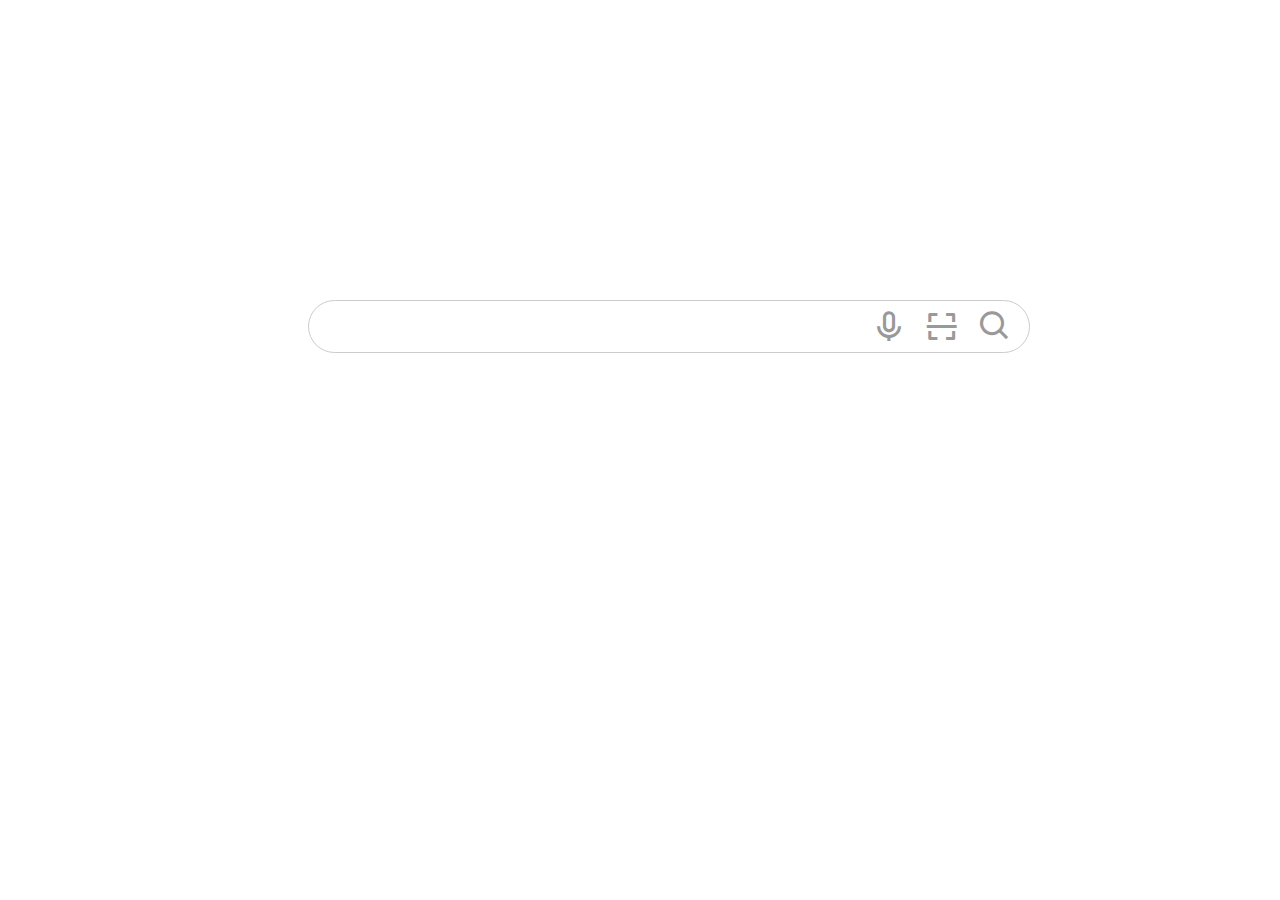
<file: barra de busqueda/index.html>
<!DOCTYPE html>
<html lang="en">

<head>
 <meta charset="UTF-8">
 <meta http-equiv="X-UA-Compatible" content="IE=edge">
 <meta name="viewport" content="width=device-width, initial-scale=1.0">
 <link href='https://unpkg.com/boxicons@2.1.2/css/boxicons.min.css' rel='stylesheet'>
 <link rel="stylesheet" href="index.css">
 <title>barra de busqueda</title>
</head>

<body>
 <div class="search-bar">
  <input type="text" />
  <div class="actions">
   <button>
    <span class='bx bx-microphone bx-md'></span>
   </button>
   <button>
    <span class='bx bx-scan bx-md'></span>
   </button>
   <button>
    <span class='bx bx-search bx-md'></span>
   </button>
  </div>
 </div>
</body>

</html>
</file>
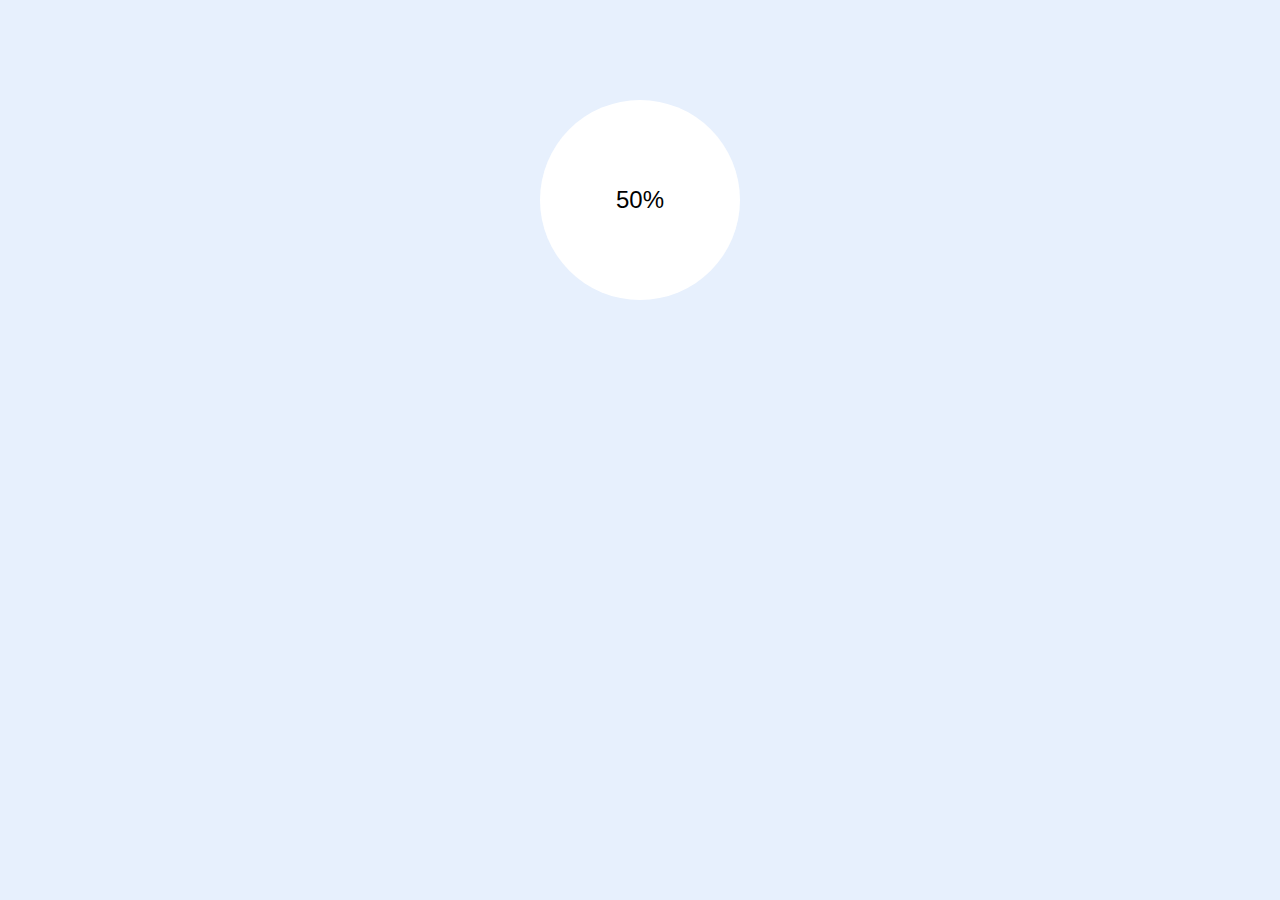
<file: barra de progreso/index.html>
<!DOCTYPE html>
<html lang="en">

<head>
 <meta charset="UTF-8">
 <meta http-equiv="X-UA-Compatible" content="IE=edge">
 <meta name="viewport" content="width=device-width, initial-scale=1.0">
 <title>barra de progreso </title>
 <link rel="stylesheet" href="index.css">
</head>

<body>
 <div class="container-progressbar">
  <div class="caja-exterior">
   <div class="inner-box"> 50%</div>
   <svg xmlns="http://www.w3.org/2000/svg" version="1.1" width="200" height="200">
    <defs>
     <linearGradient id="gradientColor">
      <stop offset="0%" stop-color="#e91e63" />
      <stop offset="100%" stop-color="#673ab7" />

     </linearGradient>
    </defs>
    <circle cx="100" cy="100" r="80" stroke-linecap="round" />
   </svg>
  </div>
 </div>
</body>

</html>
</file>
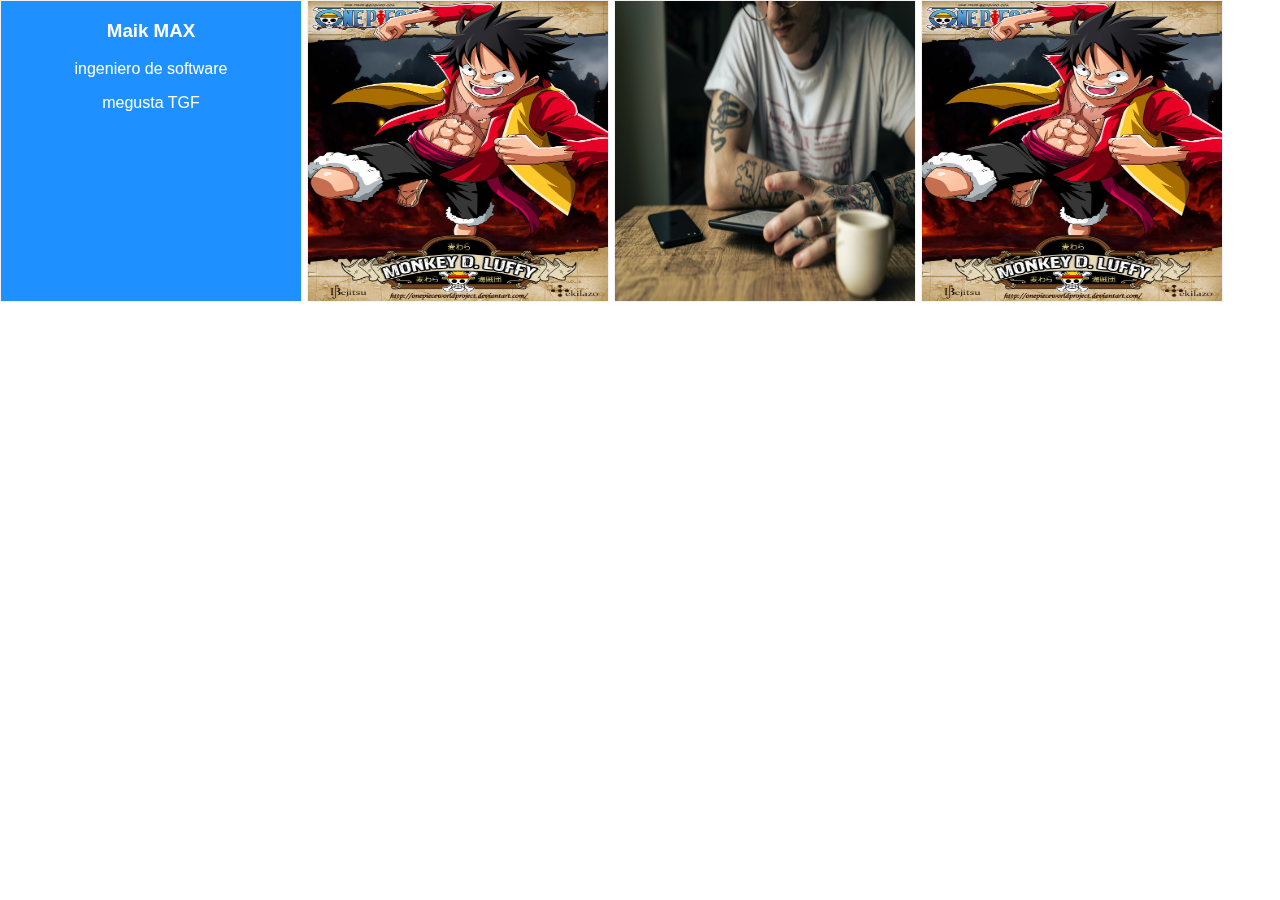
<file: carta rotatoria/index.html>
<!DOCTYPE html>
<html lang="en">

<head>
 <meta charset="UTF-8">
 <meta http-equiv="X-UA-Compatible" content="IE=edge">
 <meta name="viewport" content="width=device-width, initial-scale=1.0">
 <title>Flip Card</title>
 <link rel="stylesheet" href="index.css">
</head>

<body>
 <div class="cards">
  <div class="flip-card">
   <div class="flip-card-inner">
    <div class="flip-card-front">
     <img src="felipepelaquim-20YOn4Gls3g-unsplash.jpg" alt="">
    </div>
    <div class="flip-card-back">
     <h3> Maik MAX</h3>
     <p>ingeniero de software</p>
     <p>megusta TGF</p>
    </div>
   </div>
  </div>
  <!---->
  <div class="flip-card">
   <div class="flip-card-inner">
    <div class="flip-card-front">
     <img src="a.jpg" alt="">
    </div>
    <div class="flip-card-back">
     <h3> Maik MAX</h3>
     <p>ingeniero de software</p>
     <p>megusta TGF</p>
    </div>
   </div>
  </div>
  <!---->
  <div class="flip-card">
   <div class="flip-card-inner">
    <div class="flip-card-front">
     <img src="felipepelaquim-20YOn4Gls3g-unsplash.jpg" alt="">
    </div>
    <div class="flip-card-back">
     <h3> Maik MAX</h3>
     <p>ingeniero de software</p>
     <p>megusta TGF</p>
    </div>
   </div>
  </div>
  <!---->
  <div class="flip-card">
   <div class="flip-card-inner">
    <div class="flip-card-front">
     <img src="a.jpg" alt="">
    </div>
    <div class="flip-card-back">
     <h3> Maik MAX</h3>
     <p>ingeniero de software</p>
     <p>megusta css</p>
    </div>
   </div>
  </div>
 </div>
</body>

</html>
</file>
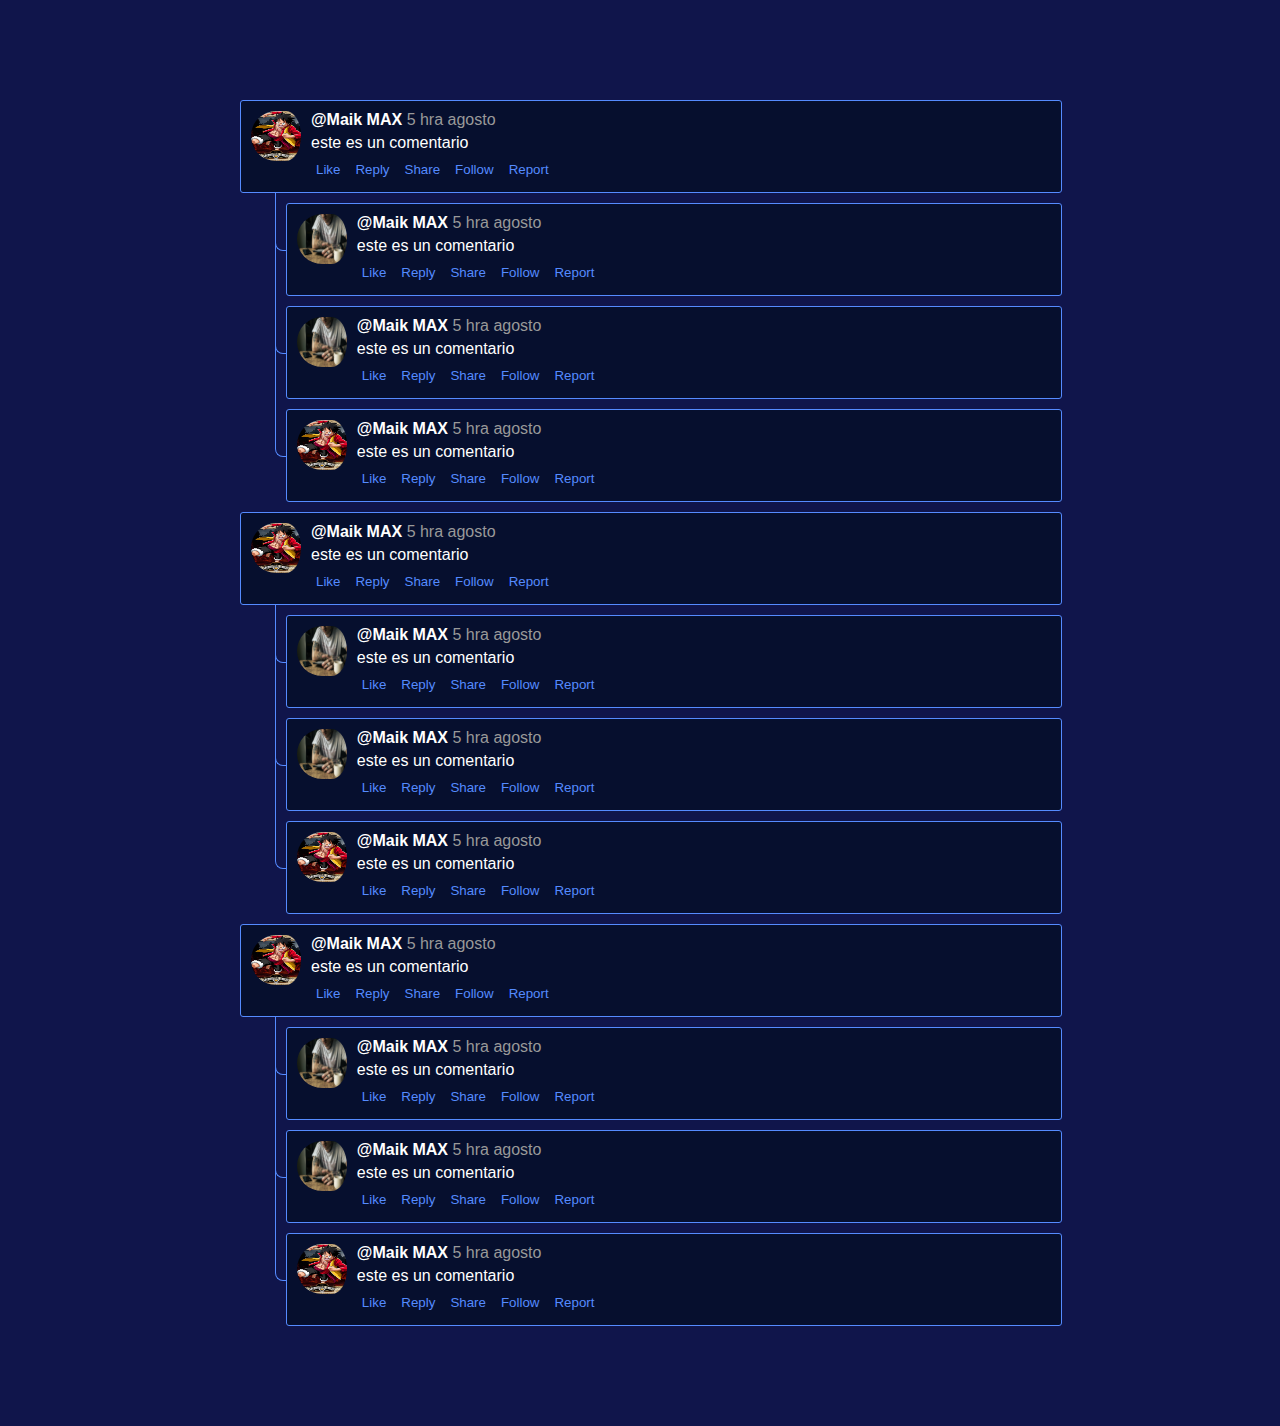
<file: Comentarios/index.html>
<!DOCTYPE html>
<html lang="en">

<head>
 <meta charset="UTF-8">
 <meta http-equiv="X-UA-Compatible" content="IE=edge">
 <meta name="viewport" content="width=device-width, initial-scale=1.0">
 <title>Comentario</title>
 <link rel="stylesheet" href="index.css">
</head>

<body>
 <div class="comentario-container">
  <div class="comentario">
   <div class="comentario-wrapper">
    <div class="contenido">
     <div class="user-img">
      <img src="a.jpg" alt="">
     </div>
     <div class="comentario-info">
      <div class="header">
       <span class="username">@Maik MAX</span>
       <span class="date">5 hra agosto</span>
      </div>
      <div class="text">este es un comentario</div>
      <div class="actions">
       <button>Like</button>
       <button>Reply</button>
       <button>Share</button>
       <button>Follow</button>
       <button>Report</button>
      </div>
     </div>
    </div>
    <div class="replice">
     <div class="comentario">
      <div class="line"></div>

      <div class="comentario-wrapper">
       <div class="contenido">
        <div class="user-img">
         <img src="felipepelaquim-20YOn4Gls3g-unsplash.jpg" alt="">
        </div>
        <div class="comentario-info">
         <div class="header">
          <span class="username">@Maik MAX</span>
          <span class="date">5 hra agosto</span>
         </div>
         <div class="text">este es un comentario</div>
         <div class="actions">
          <button>Like</button>
          <button>Reply</button>
          <button>Share</button>
          <button>Follow</button>
          <button>Report</button>
         </div>
        </div>
       </div>
      </div>
     </div>

     <div class="comentario">
      <div class="line"></div>

      <div class="comentario-wrapper">
       <div class="contenido">
        <div class="user-img">
         <img src="felipepelaquim-20YOn4Gls3g-unsplash.jpg" alt="">
        </div>
        <div class="comentario-info">
         <div class="header">
          <span class="username">@Maik MAX</span>
          <span class="date">5 hra agosto</span>
         </div>
         <div class="text">este es un comentario</div>
         <div class="actions">
          <button>Like</button>
          <button>Reply</button>
          <button>Share</button>
          <button>Follow</button>
          <button>Report</button>
         </div>
        </div>
       </div>
      </div>
     </div>

     <div class="comentario">
      <div class="line"></div>

      <div class="comentario-wrapper">
       <div class="contenido">
        <div class="user-img">
         <img src="a.jpg" alt="">
        </div>
        <div class="comentario-info">
         <div class="header">
          <span class="username">@Maik MAX</span>
          <span class="date">5 hra agosto</span>
         </div>
         <div class="text">este es un comentario</div>
         <div class="actions">
          <button>Like</button>
          <button>Reply</button>
          <button>Share</button>
          <button>Follow</button>
          <button>Report</button>
         </div>
        </div>
       </div>
      </div>
     </div>
    </div>
   </div>
  </div>

  <div class="comentario">
   <div class="comentario-wrapper">
    <div class="contenido">
     <div class="user-img">
      <img src="a.jpg" alt="">
     </div>
     <div class="comentario-info">
      <div class="header">
       <span class="username">@Maik MAX</span>
       <span class="date">5 hra agosto</span>
      </div>
      <div class="text">este es un comentario</div>
      <div class="actions">
       <button>Like</button>
       <button>Reply</button>
       <button>Share</button>
       <button>Follow</button>
       <button>Report</button>
      </div>
     </div>
    </div>
    <div class="replice">
     <div class="comentario">
      <div class="line"></div>

      <div class="comentario-wrapper">
       <div class="contenido">
        <div class="user-img">
         <img src="felipepelaquim-20YOn4Gls3g-unsplash.jpg" alt="">
        </div>
        <div class="comentario-info">
         <div class="header">
          <span class="username">@Maik MAX</span>
          <span class="date">5 hra agosto</span>
         </div>
         <div class="text">este es un comentario</div>
         <div class="actions">
          <button>Like</button>
          <button>Reply</button>
          <button>Share</button>
          <button>Follow</button>
          <button>Report</button>
         </div>
        </div>
       </div>
      </div>
     </div>

     <div class="comentario">
      <div class="line"></div>

      <div class="comentario-wrapper">
       <div class="contenido">
        <div class="user-img">
         <img src="felipepelaquim-20YOn4Gls3g-unsplash.jpg" alt="">
        </div>
        <div class="comentario-info">
         <div class="header">
          <span class="username">@Maik MAX</span>
          <span class="date">5 hra agosto</span>
         </div>
         <div class="text">este es un comentario</div>
         <div class="actions">
          <button>Like</button>
          <button>Reply</button>
          <button>Share</button>
          <button>Follow</button>
          <button>Report</button>
         </div>
        </div>
       </div>
      </div>
     </div>

     <div class="comentario">
      <div class="line"></div>

      <div class="comentario-wrapper">
       <div class="contenido">
        <div class="user-img">
         <img src="a.jpg" alt="">
        </div>
        <div class="comentario-info">
         <div class="header">
          <span class="username">@Maik MAX</span>
          <span class="date">5 hra agosto</span>
         </div>
         <div class="text">este es un comentario</div>
         <div class="actions">
          <button>Like</button>
          <button>Reply</button>
          <button>Share</button>
          <button>Follow</button>
          <button>Report</button>
         </div>
        </div>
       </div>
      </div>
     </div>
    </div>
   </div>
  </div>

  <div class="comentario">
   <div class="comentario-wrapper">
    <div class="contenido">
     <div class="user-img">
      <img src="a.jpg" alt="">
     </div>
     <div class="comentario-info">
      <div class="header">
       <span class="username">@Maik MAX</span>
       <span class="date">5 hra agosto</span>
      </div>
      <div class="text">este es un comentario</div>
      <div class="actions">
       <button>Like</button>
       <button>Reply</button>
       <button>Share</button>
       <button>Follow</button>
       <button>Report</button>
      </div>
     </div>
    </div>
    <div class="replice">
     <div class="comentario">
      <div class="line"></div>

      <div class="comentario-wrapper">
       <div class="contenido">
        <div class="user-img">
         <img src="felipepelaquim-20YOn4Gls3g-unsplash.jpg" alt="">
        </div>
        <div class="comentario-info">
         <div class="header">
          <span class="username">@Maik MAX</span>
          <span class="date">5 hra agosto</span>
         </div>
         <div class="text">este es un comentario</div>
         <div class="actions">
          <button>Like</button>
          <button>Reply</button>
          <button>Share</button>
          <button>Follow</button>
          <button>Report</button>
         </div>
        </div>
       </div>
      </div>
     </div>

     <div class="comentario">
      <div class="line"></div>

      <div class="comentario-wrapper">
       <div class="contenido">
        <div class="user-img">
         <img src="felipepelaquim-20YOn4Gls3g-unsplash.jpg" alt="">
        </div>
        <div class="comentario-info">
         <div class="header">
          <span class="username">@Maik MAX</span>
          <span class="date">5 hra agosto</span>
         </div>
         <div class="text">este es un comentario</div>
         <div class="actions">
          <button>Like</button>
          <button>Reply</button>
          <button>Share</button>
          <button>Follow</button>
          <button>Report</button>
         </div>
        </div>
       </div>
      </div>
     </div>

     <div class="comentario">
      <div class="line"></div>

      <div class="comentario-wrapper">
       <div class="contenido">
        <div class="user-img">
         <img src="a.jpg" alt="">
        </div>
        <div class="comentario-info">
         <div class="header">
          <span class="username">@Maik MAX</span>
          <span class="date">5 hra agosto</span>
         </div>
         <div class="text">este es un comentario</div>
         <div class="actions">
          <button>Like</button>
          <button>Reply</button>
          <button>Share</button>
          <button>Follow</button>
          <button>Report</button>
         </div>
        </div>
       </div>
      </div>
     </div>
    </div>
   </div>
  </div>
 </div>
</body>

</html>
</file>
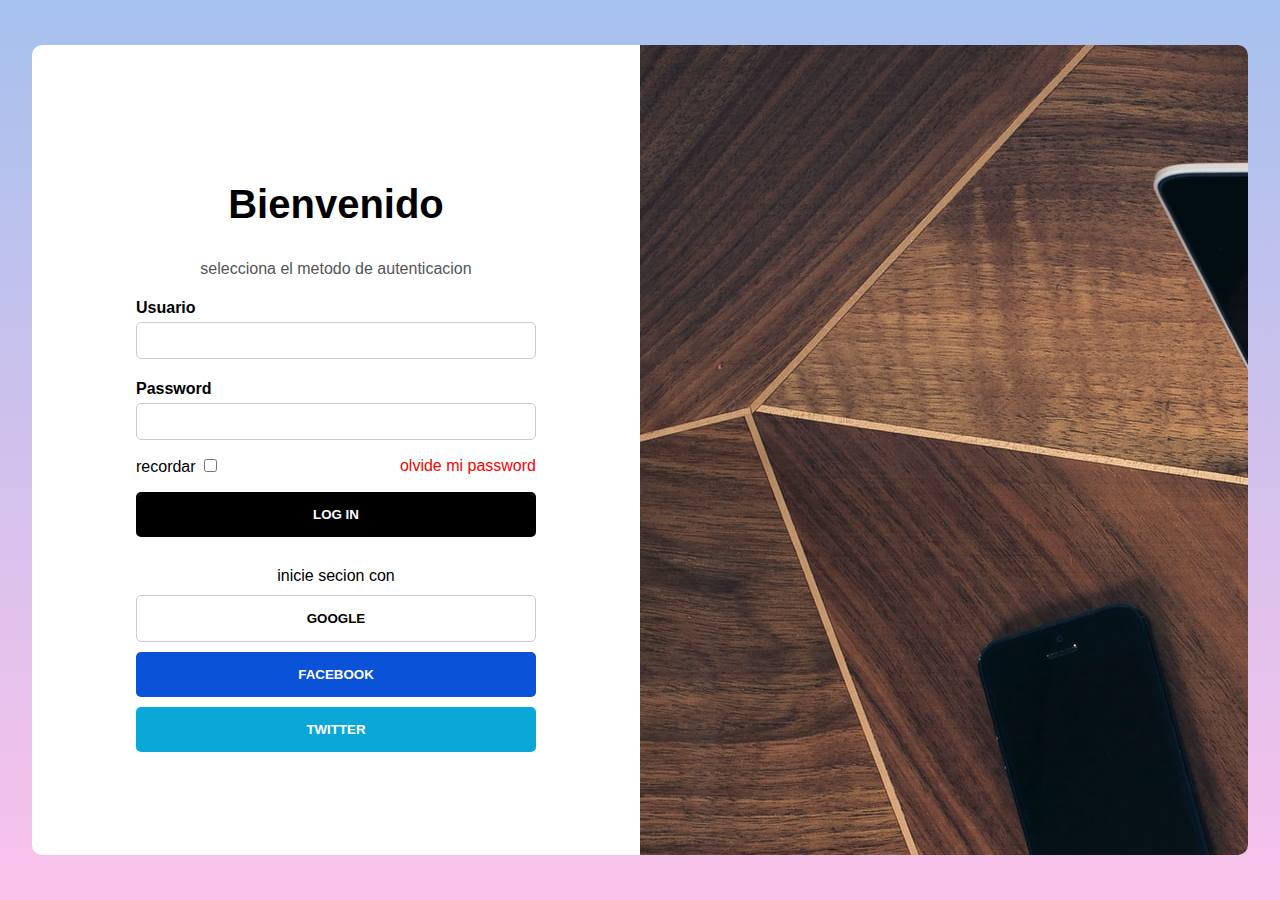
<file: login usuario/index.html>
<!DOCTYPE html>
<html lang="en">

<head>
 <meta charset="UTF-8">
 <meta http-equiv="X-UA-Compatible" content="IE=edge">
 <meta name="viewport" content="width=device-width, initial-scale=1.0">
 <title>login</title>
 <link rel="stylesheet" href="index.css">
</head>

<body>
 <div class="form-container">
  <div class="login-container">
   <h2>Bienvenido</h2>
   <p>selecciona el metodo de autenticacion</p>
   <form action="">
    <p>
     <label for="username"> Usuario </label>
     <input class="inp" type="text" name="username" id="username">
    </p>

    <p>
     <label for="password"> Password </label>
     <input class="inp" type="password" name="password" id="password">
    </p>



    <div class="options">
     <div>
      recordar <input type="checkbox" name="remenber" id="remenber">
     </div>
     <div class="">
      <a href="#">olvide mi password</a>
     </div>
    </div>

    <p>
     <input type="submit" class="btn btn-login " value="log in">
    </p>
    <div class="provedore">
     <span>inicie secion con </span>
     <button class="btn btn-g">Google</button>
     <button class="btn btn-f">Facebook</button>
     <button class="btn btn-t">twitter</button>
    </div>
   </form>
  </div>
  <div class="bienbenido">
   <img src="fondoA.jpg" alt="">
  </div>
 </div>
</body>

</html>
</file>
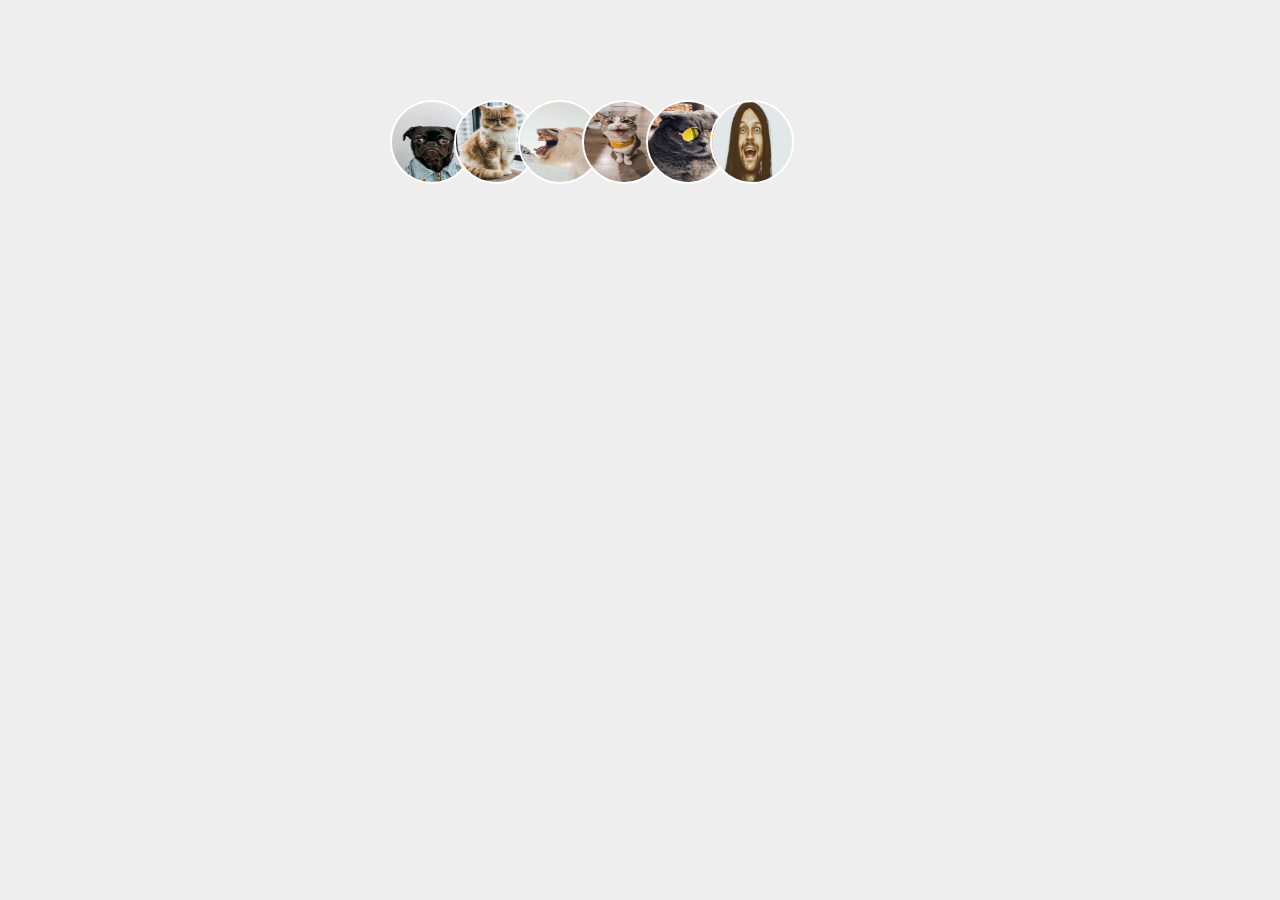
<file: stack personas/index.html>
<!DOCTYPE html>
<html lang="en">

<head>
 <meta charset="UTF-8">
 <meta http-equiv="X-UA-Compatible" content="IE=edge">
 <meta name="viewport" content="width=device-width, initial-scale=1.0">
 <title>Document</title>
 <link rel="stylesheet" href="index.css">
</head>

<body>
 <div class="personas-container">
  <div class="persona">
   <img src="1.jpg" alt="">
   <span class="name">
    <span class="text">Marco Diaz</span>
   </span>
  </div>

  <div class="persona">
   <img src="2.jpg" alt="">
   <span class="name">
    <span class="text">Marco Diaz</span>
   </span>
  </div>

  <div class="persona">
   <img src="3.jpg" alt="">
   <span class="name">
    <span class="text">Marco Diaz</span>
   </span>
  </div>

  <div class="persona">
   <img src="4.jpg" alt="">
   <span class="name">
    <span class="text">Marco Diaz</span>
   </span>
  </div>

  <div class="persona">
   <img src="5.jpg" alt="">
   <span class="name">
    <span class="text">Marco Diaz</span>
   </span>
  </div>

  <div class="persona">
   <img src="6.jpg" alt="">
   <span class="name">
    <span class="text">Marco Diaz</span>
   </span>
  </div>

 </div>
</body>

</html>
</file>
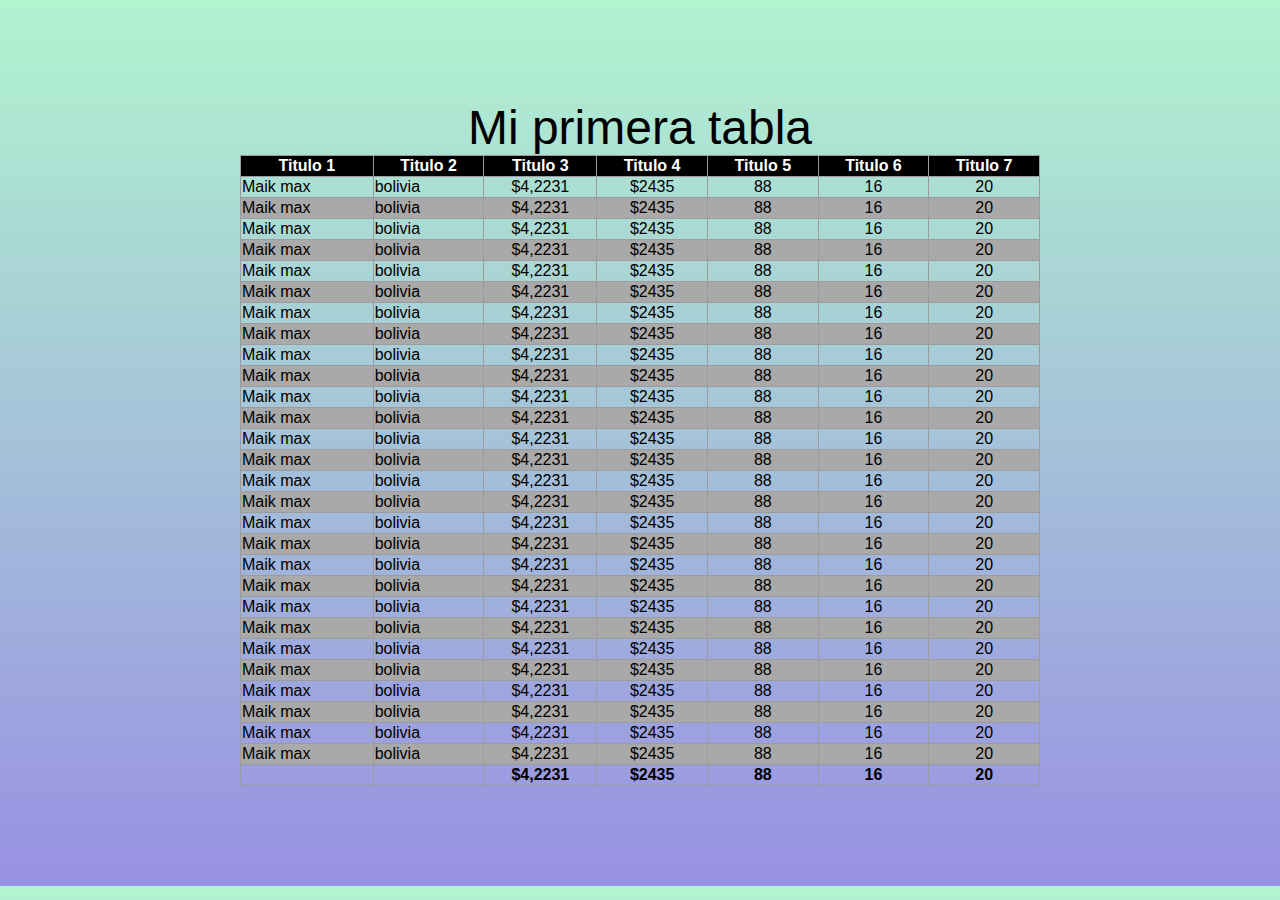
<file: tabla/index.html>
<!DOCTYPE html>
<html lang="en">

<head>
 <meta charset="UTF-8">
 <meta http-equiv="X-UA-Compatible" content="IE=edge">
 <meta name="viewport" content="width=device-width, initial-scale=1.0">
 <title>Dtable</title>
 <link rel="stylesheet" href="incex.css">
</head>

<body>

 <table>

  <caption> Mi primera tabla </caption>

  <thead>
   <tr>
    <th>Titulo 1</th>
    <th>Titulo 2</th>
    <th>Titulo 3</th>
    <th>Titulo 4</th>
    <th>Titulo 5</th>
    <th>Titulo 6</th>
    <th>Titulo 7</th>
   </tr>
  </thead>

  <tbody>

   <tr>
    <td>Maik max</td>
    <td>bolivia</td>
    <td>$4,2231</td>
    <td>$2435</td>
    <td>88</td>
    <td>16</td>
    <td>20 </td>
   </tr>

   <tr>
    <td>Maik max</td>
    <td>bolivia</td>
    <td>$4,2231</td>
    <td>$2435</td>
    <td>88</td>
    <td>16</td>
    <td>20 </td>
   </tr>

   <tr>
    <td>Maik max</td>
    <td>bolivia</td>
    <td>$4,2231</td>
    <td>$2435</td>
    <td>88</td>
    <td>16</td>
    <td>20 </td>
   </tr>

   <tr>
    <td>Maik max</td>
    <td>bolivia</td>
    <td>$4,2231</td>
    <td>$2435</td>
    <td>88</td>
    <td>16</td>
    <td>20 </td>
   </tr>

   <tr>
    <td>Maik max</td>
    <td>bolivia</td>
    <td>$4,2231</td>
    <td>$2435</td>
    <td>88</td>
    <td>16</td>
    <td>20 </td>
   </tr>

   <tr>
    <td>Maik max</td>
    <td>bolivia</td>
    <td>$4,2231</td>
    <td>$2435</td>
    <td>88</td>
    <td>16</td>
    <td>20 </td>
   </tr>

   <tr>
    <td>Maik max</td>
    <td>bolivia</td>
    <td>$4,2231</td>
    <td>$2435</td>
    <td>88</td>
    <td>16</td>
    <td>20 </td>
   </tr>

   <tr>
    <td>Maik max</td>
    <td>bolivia</td>
    <td>$4,2231</td>
    <td>$2435</td>
    <td>88</td>
    <td>16</td>
    <td>20 </td>
   </tr>

   <tr>
    <td>Maik max</td>
    <td>bolivia</td>
    <td>$4,2231</td>
    <td>$2435</td>
    <td>88</td>
    <td>16</td>
    <td>20 </td>
   </tr>

   <tr>
    <td>Maik max</td>
    <td>bolivia</td>
    <td>$4,2231</td>
    <td>$2435</td>
    <td>88</td>
    <td>16</td>
    <td>20 </td>
   </tr>

   <tr>
    <td>Maik max</td>
    <td>bolivia</td>
    <td>$4,2231</td>
    <td>$2435</td>
    <td>88</td>
    <td>16</td>
    <td>20 </td>
   </tr>

   <tr>
    <td>Maik max</td>
    <td>bolivia</td>
    <td>$4,2231</td>
    <td>$2435</td>
    <td>88</td>
    <td>16</td>
    <td>20 </td>
   </tr>

   <tr>
    <td>Maik max</td>
    <td>bolivia</td>
    <td>$4,2231</td>
    <td>$2435</td>
    <td>88</td>
    <td>16</td>
    <td>20 </td>
   </tr>

   <tr>
    <td>Maik max</td>
    <td>bolivia</td>
    <td>$4,2231</td>
    <td>$2435</td>
    <td>88</td>
    <td>16</td>
    <td>20 </td>
   </tr>

   <tr>
    <td>Maik max</td>
    <td>bolivia</td>
    <td>$4,2231</td>
    <td>$2435</td>
    <td>88</td>
    <td>16</td>
    <td>20 </td>
   </tr>

   <tr>
    <td>Maik max</td>
    <td>bolivia</td>
    <td>$4,2231</td>
    <td>$2435</td>
    <td>88</td>
    <td>16</td>
    <td>20 </td>
   </tr>

   <tr>
    <td>Maik max</td>
    <td>bolivia</td>
    <td>$4,2231</td>
    <td>$2435</td>
    <td>88</td>
    <td>16</td>
    <td>20 </td>
   </tr>

   <tr>
    <td>Maik max</td>
    <td>bolivia</td>
    <td>$4,2231</td>
    <td>$2435</td>
    <td>88</td>
    <td>16</td>
    <td>20 </td>
   </tr>

   <tr>
    <td>Maik max</td>
    <td>bolivia</td>
    <td>$4,2231</td>
    <td>$2435</td>
    <td>88</td>
    <td>16</td>
    <td>20 </td>
   </tr>

   <tr>
    <td>Maik max</td>
    <td>bolivia</td>
    <td>$4,2231</td>
    <td>$2435</td>
    <td>88</td>
    <td>16</td>
    <td>20 </td>
   </tr>

   <tr>
    <td>Maik max</td>
    <td>bolivia</td>
    <td>$4,2231</td>
    <td>$2435</td>
    <td>88</td>
    <td>16</td>
    <td>20 </td>
   </tr>

   <tr>
    <td>Maik max</td>
    <td>bolivia</td>
    <td>$4,2231</td>
    <td>$2435</td>
    <td>88</td>
    <td>16</td>
    <td>20 </td>
   </tr>

   <tr>
    <td>Maik max</td>
    <td>bolivia</td>
    <td>$4,2231</td>
    <td>$2435</td>
    <td>88</td>
    <td>16</td>
    <td>20 </td>
   </tr>

   <tr>
    <td>Maik max</td>
    <td>bolivia</td>
    <td>$4,2231</td>
    <td>$2435</td>
    <td>88</td>
    <td>16</td>
    <td>20 </td>
   </tr>

   <tr>
    <td>Maik max</td>
    <td>bolivia</td>
    <td>$4,2231</td>
    <td>$2435</td>
    <td>88</td>
    <td>16</td>
    <td>20 </td>
   </tr>
   <tr>
    <td>Maik max</td>
    <td>bolivia</td>
    <td>$4,2231</td>
    <td>$2435</td>
    <td>88</td>
    <td>16</td>
    <td>20 </td>
   </tr>


   <tr>
    <td>Maik max</td>
    <td>bolivia</td>
    <td>$4,2231</td>
    <td>$2435</td>
    <td>88</td>
    <td>16</td>
    <td>20 </td>
   </tr>

   <tr>
    <td>Maik max</td>
    <td>bolivia</td>
    <td>$4,2231</td>
    <td>$2435</td>
    <td>88</td>
    <td>16</td>
    <td>20 </td>
   </tr>
  </tbody>

  <tfoot>
   <tr>
    <th></th>
    <th></th>
    <th>$4,2231</th>
    <th>$2435</th>
    <th>88</th>
    <th>16</th>
    <th>20 </th>
   </tr>
  </tfoot>
 </table>
</body>

</html>
</file>
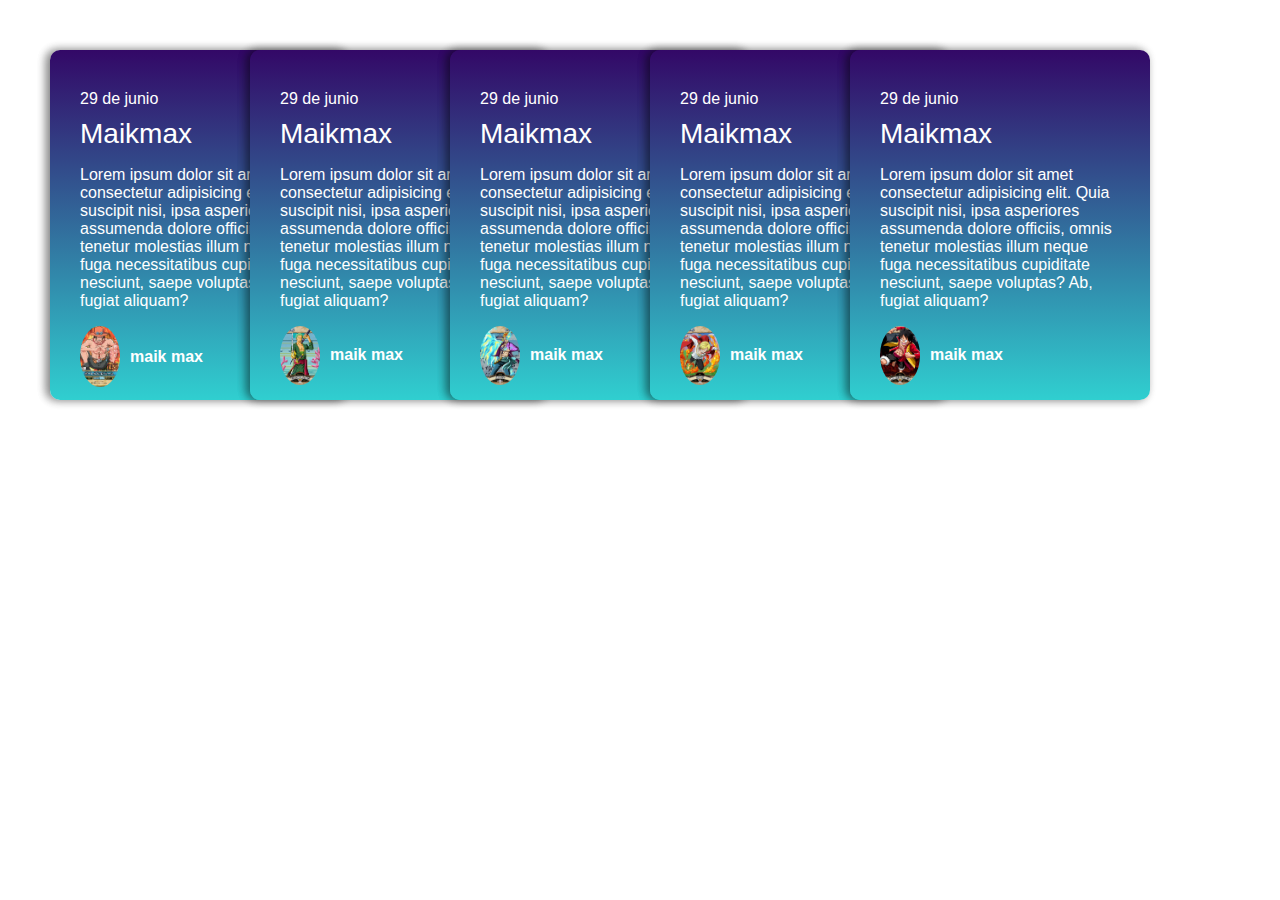
<file: Tarjetas animadas/index.html>
<!DOCTYPE html>
<html lang="en">

<head>
 <meta charset="UTF-8">
 <meta http-equiv="X-UA-Compatible" content="IE=edge">
 <meta name="viewport" content="width=device-width, initial-scale=1.0">
 <title>tarjetas animadas </title>
 <link rel="stylesheet" href="index.css">
</head>
<!--1-->

<body>
 <div class="cards">
  <div class="card">
   <div class="header">
    <div class="date">29 de junio</div>
    <div class="title">Maikmax</div>
    <p>Lorem ipsum dolor sit amet consectetur adipisicing elit. Quia suscipit nisi, ipsa asperiores assumenda dolore
     officiis, omnis tenetur molestias illum neque fuga necessitatibus cupiditate nesciunt, saepe voluptas? Ab, fugiat
     aliquam?</p>
   </div>

   <div class="footer">
    <div class="autor">
     <a href="#">
      <img src="img/ee.jpg" alt="">
      <span>maik max</span>
     </a>
    </div>
   </div>
  </div>
  <!--2-->
  <div class="card element-1">
   <div class="header">
    <div class="date">29 de junio</div>
    <div class="title">Maikmax</div>
    <p>Lorem ipsum dolor sit amet consectetur adipisicing elit. Quia suscipit nisi, ipsa asperiores assumenda dolore
     officiis, omnis tenetur molestias illum neque fuga necessitatibus cupiditate nesciunt, saepe voluptas? Ab, fugiat
     aliquam?</p>
   </div>

   <div class="footer">
    <div class="autor">
     <a href="#">
      <img src="img/d.jpg" alt="">
      <span>maik max</span>
     </a>
    </div>
   </div>
  </div>
  <!--3-->
  <div class="card element-2">
   <div class="header">
    <div class="date">29 de junio</div>
    <div class="title">Maikmax</div>
    <p>Lorem ipsum dolor sit amet consectetur adipisicing elit. Quia suscipit nisi, ipsa asperiores assumenda dolore
     officiis, omnis tenetur molestias illum neque fuga necessitatibus cupiditate nesciunt, saepe voluptas? Ab, fugiat
     aliquam?</p>
   </div>

   <div class="footer">
    <div class="autor">
     <a href="#">
      <img src="img/c.jpg" alt="">
      <span>maik max</span>
     </a>
    </div>
   </div>
  </div>
  <!--4-->
  <div class="card element-3">
   <div class="header">
    <div class="date">29 de junio</div>
    <div class="title">Maikmax</div>
    <p>Lorem ipsum dolor sit amet consectetur adipisicing elit. Quia suscipit nisi, ipsa asperiores assumenda dolore
     officiis, omnis tenetur molestias illum neque fuga necessitatibus cupiditate nesciunt, saepe voluptas? Ab, fugiat
     aliquam?</p>
   </div>

   <div class="footer">
    <div class="autor">
     <a href="#">
      <img src="img/b.jpg" alt="">
      <span>maik max</span>
     </a>
    </div>
   </div>
  </div>
  <!--5-->
  <div class="card element-4">
   <div class="header">
    <div class="date">29 de junio</div>
    <div class="title">Maikmax</div>
    <p>Lorem ipsum dolor sit amet consectetur adipisicing elit. Quia suscipit nisi, ipsa asperiores assumenda dolore
     officiis, omnis tenetur molestias illum neque fuga necessitatibus cupiditate nesciunt, saepe voluptas? Ab, fugiat
     aliquam?</p>
   </div>

   <div class="footer">
    <div class="autor">
     <a href="#">
      <img src="img/a.jpg" alt="">
      <span>maik max</span>
     </a>
    </div>
   </div>
  </div>

 </div>
</body>

</html>
</file>
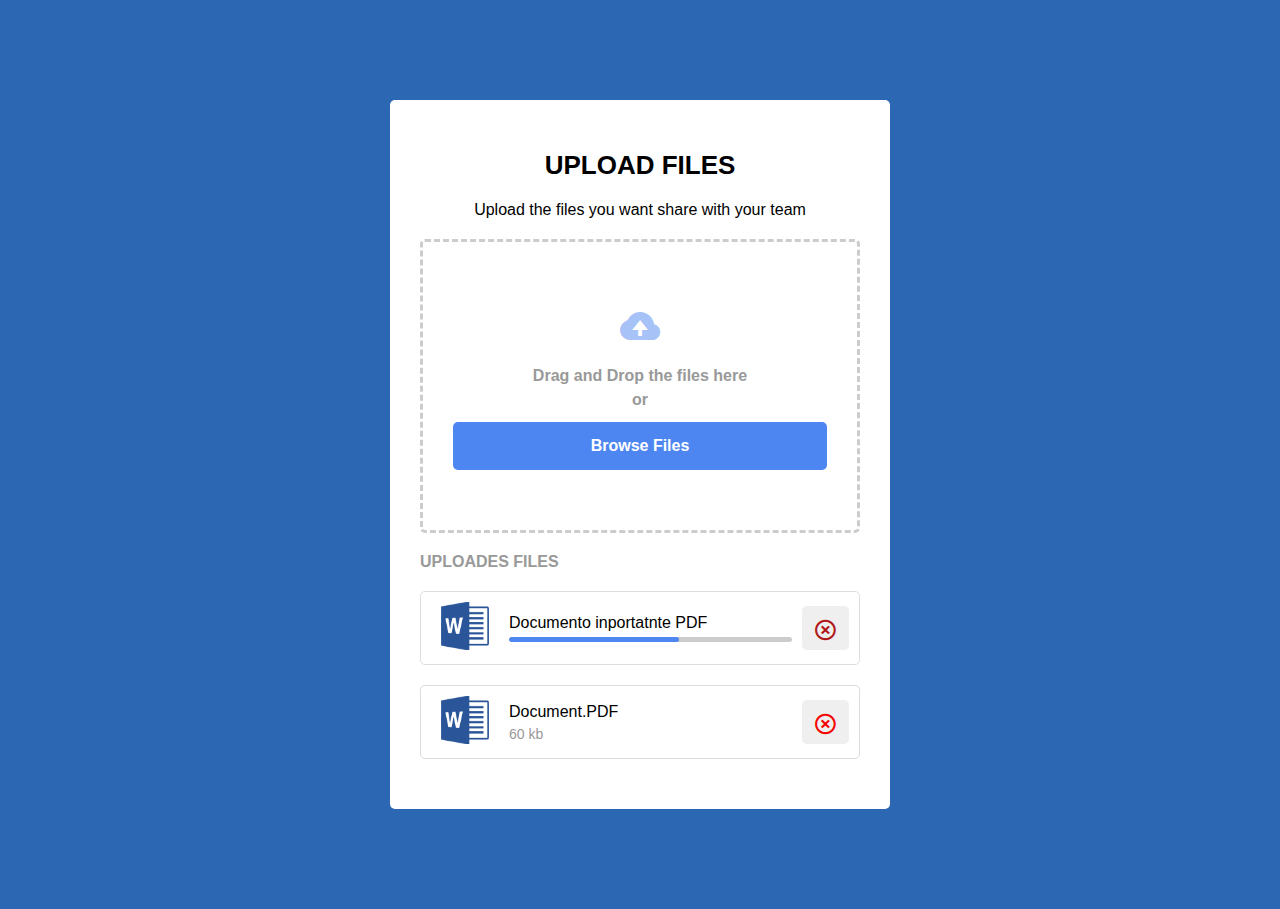
<file: UI para subir archivos/index.html>
<!DOCTYPE html>
<html lang="en">

<head>
 <meta charset="UTF-8">
 <meta http-equiv="X-UA-Compatible" content="IE=edge">
 <meta name="viewport" content="width=device-width, initial-scale=1.0">
 <title>subir archivos</title>
 <link rel="stylesheet" href="index.css">
 <link href='https://unpkg.com/boxicons@2.1.2/css/boxicons.min.css' rel='stylesheet'>
</head>

<body>
 <div class="upload-container">
  <div class="title">UPLOAD FILES</div>
  <div class="descripcion">
   Upload the files you want share with your team
  </div>
  <div class="drag-drop">
   <div class="icon">
    <span class='bx bxs-cloud-upload bx-lg bx-burst-hover'></span>
   </div>
   <div>
    Drag and Drop the files here <br> or
   </div>
   <button class="btn">Browse Files</button>
  </div>

  <div class="title-section">UPLOADES FILES</div>
  <div class="uploaded-files">
   <div class="file">
    <div class="icon">
     <img src="a.png" alt="">
    </div>
    <div class="title">
     <div class="name">Documento inportatnte PDF</div>
     <div class="progress">
      <div class="pregress-60"></div>
     </div>
    </div>
    <div class="actions">
     <button><i class='bx bx-x-circle bx-flip-vertical bx-sm' style='color:#af1919'></i></button>
    </div>
   </div>

   <div class="file">
    <div class="icon">
     <img src="a.png" alt="">
    </div>
    <div class="title">
     <div class="name">Document.PDF</div>
     <div class="size">60 kb</div>
    </div>
    <div class="actions">
     <button>
      <i class='bx bx-x-circle bx-flip-vertical bx-sm' style='color:#f30707'></i>
     </button>
    </div>
   </div>
  </div>
 </div>
</body>

</html>
</file>
<file: barra de busqueda/index.css>
body{
 font-family: Arial, Helvetica, sans-serif;

}

.search-bar{
 border: solid 1px #ccc;
width: 700px;
border-radius: 30px;
display: flex;
flex-direction: row;
align-items: center;
padding: 5px 10px;
margin: 300px;
transition: all 0.3s ease-in-out;
}

.search-bar:focus-within{
 border: solid 1px #aaa;
box-shadow: 0 2px 5px rgba(0, 0, 0, 0.2);
}

.search-bar input[type="text"]{
border: none;
outline: none;
padding: 10px;
flex: 1;
font-size: 18px;

}
.search-bar .actions{
display: flex;
gap: 5px;
}
.search-bar .actions button{
 border: none;
 outline: none;
 background: none;
cursor: pointer;
color: #999;
transition:  color 0.3s ease-in-out;
}

.search-bar .actions button:hover{
 color: #2979e2;
}
</file>
<file: barra de progreso/index.css>
body{
 font-family: Arial, Helvetica, sans-serif;
 margin: 0;
 padding: 0;
background-color: #e7f0fd;
}

.container-progressbar{
 width: 200px;
 height: 200px;
 margin: 100px auto;
}
.container-progressbar .caja-exterior{
 border-radius: 50%;
 background-color: white;
 width: 200px;
 height: 200px;
 display: flex;
 align-items: center;
 justify-content: center;
}

.container-progressbar .inner-box{
font-size: 24px;
width: 160px;
height: 160px;
border-radius: 50%;
display: flex;
align-items: center;
justify-content: center;
}
.container-progressbar svg{
 position: absolute;
}
.container-progressbar circle{
fill: none;
stroke: url(#gradientColor);
stroke-width: 20px;
stroke-dasharray: 550;
stroke-dashoffset: 550;
animation: loading 15s linear forwards;
}

@keyframes loading{
 100%{
  stroke-dashoffset: 0;
 }
}
</file>
<file: carta rotatoria/index.css>
body{
 font-family: Arial, Helvetica, sans-serif;
 margin: 0;
 padding: 0;

}

.cards{
 display: flex;
gap: 5px;
}
.cards .flip-card{
 background: transparent;
 width: 300px;
 height: 300px;
 border: solid 1px #f1f1f1;
perspective: 1000px;

}

.cards .flip-card .flip-card-inner{
position: relative;
width: 100%;
height: 100%;
text-align: center;
transition: transform 1s ease-in-out;
transform-style: preserve-3d;
}
.cards .flip-card:hover .flip-card-inner {
transform: rotateY(180deg);
}
.cards .flip-card .flip-card-front,
.cards .flip-card .flip-card-back {
position: absolute;
width: 100%;
height: 100%;
backface-visibility: hidden;
}
.cards .flip-card .flip-card-front{
 background-color: #bbb;
 color: white;
}
.cards .flip-card .flip-card-front img {
 width: 100%;
 height: 100%;
}
.cards .flip-card .flip-card-back{
 background-color: dodgerblue;
 color: white;
 transform: rotateY(180deg);
}
</file>
<file: Comentarios/index.css>
:root{
 --border-color: #558bff;

}
body{
 font-family: Arial, Helvetica, sans-serif;
 margin: 0;
 padding: 0;
background-color: rgb(16, 21, 75);
}

.comentario-container{
 width: 800px;
 margin: 100px auto;
 color: white;
}

.comentario-container > .comentario{
 margin-bottom: 10px;
}
.comentario-container .comentario {
display: flex;
}
.comentario-container .comentario .line{
 position: relative;
 width: 10px;
 height: 50%;
 border-left: solid 1px var(--border-color);
 border-bottom: solid 1px var(--border-color);
border-radius:  0 0 0 8px;
}
 
.comentario-container .comentario .comentario-wrapper {
 width: 100%;
 display: flex;
 flex-direction: column;
}

.comentario-container .comentario .comentario-wrapper .contenido{
 width: 100%;
 display: flex;
 border: solid 1px var(--border-color);
 padding: 10px;
 border-radius: 3px;
background-color: rgb(6, 15, 46);
}
.comentario-container .comentario .comentario-wrapper .contenido img {

 border-radius: 50px;
width: 50px;
height: 50px;
 padding-right: 10px;
}
.comentario-container .comentario .comentario-wrapper .contenido .comentario-info{
 display: flex;
 flex-direction: column;
 gap: 5px;
}
.comentario-container .comentario .comentario-wrapper .contenido .comentario-info .header .username{
 font-weight: bold;

}
.comentario-container .comentario .comentario-wrapper .contenido .comentario-info .header .date {
 color: #999;
}

.comentario-container .comentario .comentario-wrapper .contenido .comentario-info .actions{
 display: flex;
 gap: 5px;
}
.comentario-container .comentario .comentario-wrapper .contenido .comentario-info .actions  button{
 border: none;
 background-color: transparent;
 color: var(--border-color);
 padding: 5px;
 border-radius: 3px;
}
.comentario-container .comentario .comentario-wrapper .contenido .comentario-info .actions button:hover {
 color: white;
 background-color:var(--border-color);
}

.comentario-container .comentario .replice{
 padding-top: 10px;
 position: relative;
 padding-left: 35px;
 display: flex;
 flex-direction: column;
 gap: 10px;
}

.comentario-container .comentario .replice::before{
 content: '';
 position: absolute;
 background-color: var(--border-color);
width: 1px;
top: 0;
height: calc(100% - 53px);
}
.comentario-container .comentario.comentario-wrapper .contenido{

}
</file>
<file: login usuario/index.css>
body{
font-family: Arial, Helvetica, sans-serif;
padding: 0;
margin: 0;
display: flex;
align-items: center;
justify-content: center;
height: 100vh;
background-image: linear-gradient(to top, #fbc2eb 0%, #a6c1ee 100%);
}

.form-container{
 background: white;
 width: 80%;
 border-radius: 10px;
 overflow: hidden;
 height: 90%;
 display: flex;
 align-items: center;

}

.form-container .login-container{
 width: 500px;
 margin: 0 auto;
}
.form-container .login-container >h2{
 text-align: center;
 font-size: 2.5rem;
}

.form-container .login-container > p,
.form-container .login-container > span{
text-align: center;
color: #555;
}
.form-container .login-container label{
 display: block;
 font-weight: bold;
 padding: 5px 0;
}

.form-container .login-container input.inp{
display: block;
width: 100%;
box-sizing: border-box;
padding: 10px;
border: solid 1px #ccc;
border-radius: 5px;
}
.form-container .login-container input.inp:focus{
outline: solid 2px rgb(11, 153, 178);
}

.form-container .login-container .options{
 display: flex;
 justify-content: space-between;
align-items: center;

}
.form-container a{
 color: red;
 text-decoration: none;
}

.form-container a:hover{
 text-decoration: underline;
}
.form-container .login-container .provedore{
 display: flex;
 flex-direction: column;
 gap: 10px;
 text-align: center;
 margin-top: 30px;
}

.btn{
border:none;
padding: 15px 0;
width: 100%;
font-weight: bold;
display: block;
border-radius: 5px;
text-transform: uppercase;
cursor: pointer;
}

.btn.btn-login{
 background-color: black;
 color: white;
}
.btn.btn-login:hover{
 background-color: #333;
}

.btn.btn-g{
 background-color: white;
 color: black;
 border: solid 1px #ccc;
}
.btn.btn-g:hover{
 background-color: rgb(240, 240, 240);
}
.btn.btn-f {
 background-color:rgb(10, 82, 216);
color:white;
}
.btn.btn-f:hover {
 background-color: rgb(8, 69, 182);
}
.btn.btn-t {
 background-color: rgb(10, 168, 216);
color: white;
}
.btn.btn-t:hover {
 background-color: rgb(8, 137, 177);
}


.form-container .bienbenido{


 height: 100%;
 width: 50%;
}

@media screen and (max-width: 1300px){
.form-container{
 width: 95%;
}
.form-container .login-container{
 width: 400px;
} 
.form-container .login-container .bienbenido{
width: 40%; 
}
}
@media screen and (max-width: 800px){
 .form-container{
  height: 70;
 }
 .form-container .login-container{
  width: 350px;
 }
 .form-container .bienbenido{
  display: none;
 }
}
</file>
<file: stack personas/index.css>
body{
 font-family: Arial, Helvetica, sans-serif;
 margin: 0;
 padding: 0;
 background-color:#eee;
}

.personas-container{
 margin: 100px auto;
 width: 500px;
 display: flex;
}
.personas-container .persona{
 position: relative;
 margin-right: -20px;
 display: inline-flex;
 flex-direction: column;
}

.personas-container .persona img{
 width: 80px;
 height: 80px;
 border-radius: 50%;
 border: solid 2px white;
 transition: transform 0.3s ease-in-out; 
}
.personas-container .persona img:hover{
 transform: translateY(-5px);
}

.personas-container .persona .name{
 position: absolute;
 background-color: black;
 color: white;
 border: solid 1px white;
 border-radius: 5px;
 min-width: 100px;
 width: 150px;
 top: -60px;
 left: calc((50% + 10px) * -1);
padding: 10px 15px;
display: none;

}

.personas-container .persona:hover .name{
 display: inline-block;
}

.personas-container .persona .name .text{
display: inline-block;
text-overflow: ellipsis;
overflow: hidden;
white-space: nowrap;
margin:  0 auto;
text-align: center;
box-sizing: border-box;
width: 150px;
}
.personas-container .persona .name::before {
 content: '';
 position: absolute;
 width: 0px;
 height: 0px;
border-top: solid 10px black; 
border-bottom: solid 10px transparent;
border-left: solid 10px transparent;
border-right: solid 10px transparent;
left: calc(50% - 10px);
bottom: -20px;
}
</file>
<file: tabla/incex.css>
body{
 padding: 0;
 margin: 0;
 font-family: Arial, Helvetica, sans-serif;
 background-image: linear-gradient(to top, #9890e3 0%, #b1f4cf 100%);
}
caption{
 font-size: xxx-large;
 color: rgb(0, 0, 0);
}

table{
border-spacing: 0;
border-collapse: collapse;
width: 800px;
margin: 100px auto;
}

td , th{
 border: solid 1px rgb(156, 156, 156); 
}
tr:nth-child(even){
 background-color: rgb(169, 169, 169);
}

td:nth-child(n + 3),
th:nth-child(n + 3){
 text-align: center;
}
tbody tr:hover{
 background-color:rgb(2, 255, 255);
}

thead{
 background-color: black;
 color: white;
 position: sticky;
 top: 0;
}
</file>
<file: Tarjetas animadas/index.css>
body{
 padding: 0;
 margin: 0;
 font-family: Arial, Helvetica, sans-serif;
}

.cards{
 display: flex;
 width: 100%;
 padding: 50px;
}

.cards .card{
background-image: linear-gradient(to top, #30cfd0 0%, #330867 100%);
 color: white;
 width: 300px;
 height: 350px;
 border-radius: 10px;
 padding: 30px;
 box-sizing: border-box;
 position: relative;
 display: flex;
 flex-direction: column;
 transition: all 0.3s ease;
 box-shadow: -3px 0 10px rgba(0, 0, 0, 0.3), -4px 0 10px rgba(0, 0, 0, 0.2), -5px 0 10px rgba(0, 0, 0, 0.1) ;
}

.cards .card a{
 color:white;
 text-decoration: none;
 font-weight: bold;
}
.cards .card a:hover{
 color: lightyellow;
}

.cards .card .header{
 flex: 1;
}

.cards .card:hover{
 margin-right: 80px;
 transform: rotate(3deg) translateY(-15px);
}
.cards .card .header .date{
 padding: 10px 0 ;
}
.cards .card .header .title{
 font-size: 28px;
}
.cards .card .footer .autor a{
 display: flex;
 align-items: center;
 gap: 10px;
}
.cards .card .footer img  {
 width: 40px;
 border-radius: 50%;
}

.cards .card[class*="element"]{
 margin-left: -100px;
}

.element-1:hover,
.element-2:hover,
.element-3:hover{
 margin-left: -130px;
}
</file>
<file: UI para subir archivos/index.css>
body{
 font-family: sans-serif;

 background: rgb(44, 103, 179);
}

.upload-container{
 margin: 100px auto ;
 width: 500px;
 text-align: center;
 background-color: white;
 border-radius: 5px;
 padding: 50px 30px;
 box-sizing: border-box;
}

.upload-container >.title{
 font-size: 26px;
 font-weight: bold;
 margin-bottom: 20px;
}

.upload-condescripciontainer  .descripcion{
color:#999;
}

.upload-container .drag-drop{
 border: dashed 3px #ccc;
 border-radius: 5px;
 box-sizing: border-box;
padding: 60px 30px;
margin: 20px 0;
line-height: 1.5;
display: flex;
flex-direction: column;
font-weight: bold;
color: #999;
gap: 10px;
}

.upload-container .drag-drop .icon  span {

 color: rgba(77, 134, 239, 0.5);
}

.upload-container .drag-drop .btn{
padding: 15px;
font-size: 16px;
font-weight: bold;
background-color: #4d86f0;
color: white;
border: none;
border-radius: 5px;
min-width: 200px;
cursor: pointer;
}

.upload-container .drag-drop .btn:hover {
 background-color: #3c6dc0;
}

.upload-container .uploaded-files{
display: flex;
flex-direction: column;
gap: 20px;
}

.upload-container .title-section{
 text-align: left;
 color: #999;
 font-weight: bold;
 padding-bottom: 20px;
}

.upload-container .uploaded-files .file{
border: solid 1px #ddd;
border-radius: 5px;
text-align: left;
display: flex;
gap: 10px;
padding: 10px;
justify-content: space-between;
align-items: center;
transition: box-shadow 0.3 ease-in-out;
}

.upload-container .uploaded-files .file:hover {
 box-shadow: 0 5px 10px rgba(0, 0, 0, 0.2);
}
.upload-container .uploaded-files .file .icon{
 width: 48px;
 padding:  0 10px;
}

.upload-container .uploaded-files .file .icon img {
 width: 48px;
 height: 48px;
}

.upload-container .uploaded-files .file .title{
 flex: 1;

}
.upload-container .uploaded-files .file .title .name{
 display: block;
padding-bottom:5px ;
}
.upload-container .uploaded-files .file .title .size {
 color: #999;
 font-size: 14px;
}

.upload-container .uploaded-files .file .title .progress {
 height: 5px;
 width: 100%;
 background-color: #ccc;
 border-radius: 5px;
overflow: hidden;
}

.upload-container .uploaded-files .file .title .progress .pregress-60 {
 background-color: #4d86f0;
 height: 5px;
 width: 60%;
 border-radius: 4px;
}

.upload-container .uploaded-files .file .actions button{
 padding: 10px;

 border:  none;
 border-radius: 5px;
 cursor: pointer;
 width: 47px;
 display: flex;
 align-items: center;
 justify-content: center;
}

.upload-container .uploaded-files .file .actions button svg{
 width: 20px;
 height: 20px;
 fill: #555;
}

.upload-container .uploaded-files .file .actions button:hover {
 background-color: #ddd;
}
</file>
